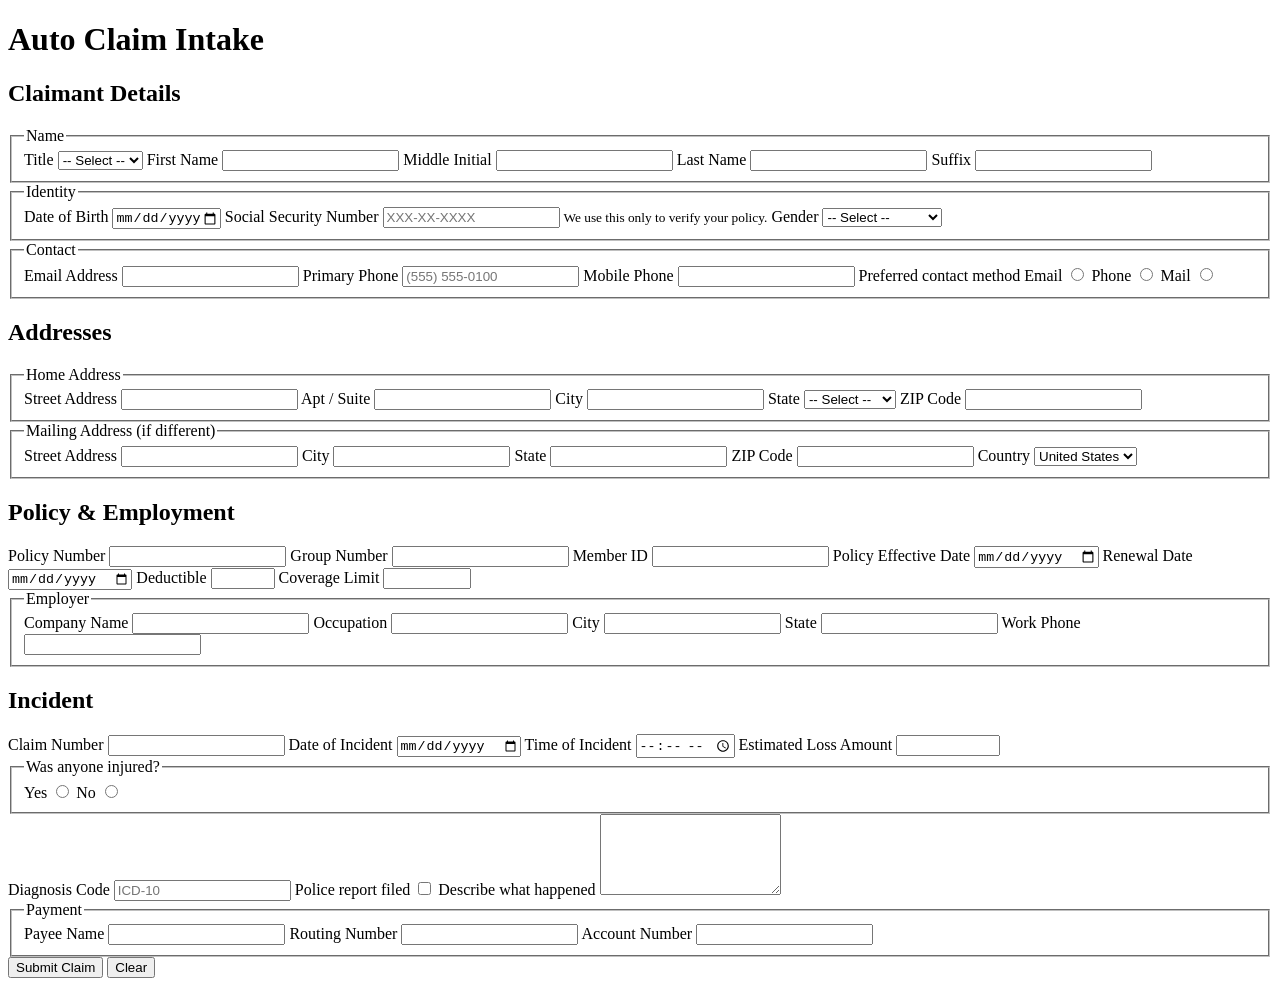
<file: examples/claims_intake.html>
<!DOCTYPE html>
<html lang="en">
<head>
  <meta charset="utf-8">
  <title>Auto Claim Intake</title>
</head>
<body>
<h1>Auto Claim Intake</h1>

<form id="claim-intake" method="post" action="/claims">

  <!-- ================= Screen 1 ================= -->
  <section class="screen" id="claimant" data-screen="claimant">
    <h2>Claimant Details</h2>

    <fieldset>
      <legend>Name</legend>
      <label for="prefix">Title</label>
      <select id="prefix" name="prefix">
        <option value="">-- Select --</option>
        <option value="Mr.">Mr.</option>
        <option value="Ms.">Ms.</option>
        <option value="Mrs.">Mrs.</option>
        <option value="Dr.">Dr.</option>
        <option value="Mx.">Mx.</option>
      </select>

      <label for="fname">First Name</label>
      <input type="text" id="fname" name="first_name" autocomplete="given-name"
             maxlength="40" required>

      <label for="mi">Middle Initial</label>
      <input type="text" id="mi" name="middle_initial" maxlength="1">

      <label for="lname">Last Name</label>
      <input type="text" id="lname" name="last_name" autocomplete="family-name"
             maxlength="40" required>

      <label for="suffix">Suffix</label>
      <input type="text" id="suffix" name="suffix" maxlength="6">
    </fieldset>

    <fieldset>
      <legend>Identity</legend>
      <label for="dob">Date of Birth</label>
      <input type="date" id="dob" name="date_of_birth" required
             min="1920-01-01" max="2008-12-31">

      <label for="ssn">Social Security Number</label>
      <input type="text" id="ssn" name="ssn" placeholder="XXX-XX-XXXX"
             pattern="\d{3}-\d{2}-\d{4}" required
             aria-describedby="ssn-help">
      <small id="ssn-help">We use this only to verify your policy.</small>

      <label for="gender">Gender</label>
      <select id="gender" name="gender">
        <option value="">-- Select --</option>
        <option value="Female">Female</option>
        <option value="Male">Male</option>
        <option value="Non-binary">Non-binary</option>
        <option value="Prefer not to say">Prefer not to say</option>
      </select>
    </fieldset>

    <fieldset>
      <legend>Contact</legend>
      <label for="email">Email Address</label>
      <input type="email" id="email" name="email" autocomplete="email"
             maxlength="80" required>

      <label for="phone">Primary Phone</label>
      <input type="tel" id="phone" name="phone" placeholder="(555) 555-0100" required>

      <label for="mobile">Mobile Phone</label>
      <input type="tel" id="mobile" name="mobile_phone">

      <span>Preferred contact method</span>
      <label for="pref-email">Email</label>
      <input type="radio" id="pref-email" name="preferred_contact" value="email" required>
      <label for="pref-phone">Phone</label>
      <input type="radio" id="pref-phone" name="preferred_contact" value="phone">
      <label for="pref-mail">Mail</label>
      <input type="radio" id="pref-mail" name="preferred_contact" value="mail">
    </fieldset>
  </section>

  <!-- ================= Screen 2 ================= -->
  <section class="screen" id="addresses" data-screen="addresses">
    <h2>Addresses</h2>

    <fieldset data-group="home">
      <legend>Home Address</legend>
      <label for="home-street">Street Address</label>
      <input type="text" id="home-street" name="home_street"
             autocomplete="address-line1" maxlength="60" required>

      <label for="home-apt">Apt / Suite</label>
      <input type="text" id="home-apt" name="home_address_line2"
             autocomplete="address-line2" maxlength="20">

      <label for="home-city">City</label>
      <input type="text" id="home-city" name="home_city"
             autocomplete="address-level2" maxlength="40" required>

      <label for="home-state">State</label>
      <select id="home-state" name="home_state" autocomplete="address-level1" required>
        <option value="">-- Select --</option>
        <option value="AZ">Arizona</option>
        <option value="CA">California</option>
        <option value="CO">Colorado</option>
        <option value="FL">Florida</option>
        <option value="IL">Illinois</option>
        <option value="NY">New York</option>
        <option value="TX">Texas</option>
        <option value="WA">Washington</option>
      </select>

      <label for="home-zip">ZIP Code</label>
      <input type="text" id="home-zip" name="home_postal_code"
             autocomplete="postal-code" maxlength="10" pattern="\d{5}(-\d{4})?" required>
    </fieldset>

    <fieldset data-group="mailing">
      <legend>Mailing Address (if different)</legend>
      <label for="mail-street">Street Address</label>
      <input type="text" id="mail-street" name="mailing_street" maxlength="60">

      <label for="mail-city">City</label>
      <input type="text" id="mail-city" name="mailing_city" maxlength="40">

      <label for="mail-state">State</label>
      <input type="text" id="mail-state" name="mailing_state" maxlength="2">

      <label for="mail-zip">ZIP Code</label>
      <input type="text" id="mail-zip" name="mailing_postal_code" maxlength="5">

      <label for="mail-country">Country</label>
      <select id="mail-country" name="mailing_country">
        <option value="US">United States</option>
        <option value="CA">Canada</option>
        <option value="MX">Mexico</option>
      </select>
    </fieldset>
  </section>

  <!-- ================= Screen 3 ================= -->
  <section class="screen" id="policy" data-screen="policy">
    <h2>Policy &amp; Employment</h2>

    <label for="policy-no">Policy Number</label>
    <input type="text" id="policy-no" name="policy_number" maxlength="20" required>

    <label for="group-no">Group Number</label>
    <input type="text" id="group-no" name="group_number" maxlength="12">

    <label for="member-id">Member ID</label>
    <input type="text" id="member-id" name="member_id" maxlength="16" required>

    <label for="effective">Policy Effective Date</label>
    <input type="date" id="effective" name="effective_date" required>

    <label for="renewal">Renewal Date</label>
    <input type="date" id="renewal" name="renewal_date">

    <label for="deductible">Deductible</label>
    <input type="number" id="deductible" name="deductible_amount"
           min="0" max="5000" step="50" required>

    <label for="coverage">Coverage Limit</label>
    <input type="number" id="coverage" name="coverage_limit"
           min="10000" max="1000000" step="10000">

    <fieldset data-group="employer">
      <legend>Employer</legend>
      <label for="employer">Company Name</label>
      <input type="text" id="employer" name="employer_company"
             autocomplete="organization" maxlength="60">

      <label for="job">Occupation</label>
      <input type="text" id="job" name="employer_job_title" maxlength="50">

      <label for="emp-city">City</label>
      <input type="text" id="emp-city" name="employer_city" maxlength="40">

      <label for="emp-state">State</label>
      <input type="text" id="emp-state" name="employer_state" maxlength="2">

      <label for="emp-phone">Work Phone</label>
      <input type="tel" id="emp-phone" name="employer_phone">
    </fieldset>
  </section>

  <!-- ================= Screen 4 ================= -->
  <section class="screen" id="incident" data-screen="incident">
    <h2>Incident</h2>

    <label for="claim-no">Claim Number</label>
    <input type="text" id="claim-no" name="claim_number" maxlength="16" readonly>

    <label for="incident-date">Date of Incident</label>
    <input type="date" id="incident-date" name="incident_date" required>

    <label for="incident-time">Time of Incident</label>
    <input type="time" id="incident-time" name="incident_time">

    <label for="loss-amount">Estimated Loss Amount</label>
    <input type="number" id="loss-amount" name="loss_amount"
           min="100" max="250000" step="0.01" required>

    <fieldset>
      <legend>Was anyone injured?</legend>
      <label for="injury-yes">Yes</label>
      <input type="radio" id="injury-yes" name="injury_reported" value="Yes" required>
      <label for="injury-no">No</label>
      <input type="radio" id="injury-no" name="injury_reported" value="No">
    </fieldset>

    <label for="diagnosis">Diagnosis Code</label>
    <input type="text" id="diagnosis" name="diagnosis_code" maxlength="10"
           placeholder="ICD-10">

    <label for="police">Police report filed</label>
    <input type="checkbox" id="police" name="police_report_filed" value="yes">

    <label for="description">Describe what happened</label>
    <textarea id="description" name="incident_description"
              rows="5" minlength="20" maxlength="500" required></textarea>

    <fieldset data-group="payee">
      <legend>Payment</legend>
      <label for="payee-name">Payee Name</label>
      <input type="text" id="payee-name" name="payee_full_name" maxlength="80" required>

      <label for="routing">Routing Number</label>
      <input type="text" id="routing" name="payee_routing_number"
             maxlength="9" pattern="\d{9}" required>

      <label for="account">Account Number</label>
      <input type="text" id="account" name="payee_account_number" maxlength="17" required>
    </fieldset>

    <button type="submit">Submit Claim</button>
    <button type="reset">Clear</button>
  </section>

</form>
</body>
</html>
</file>
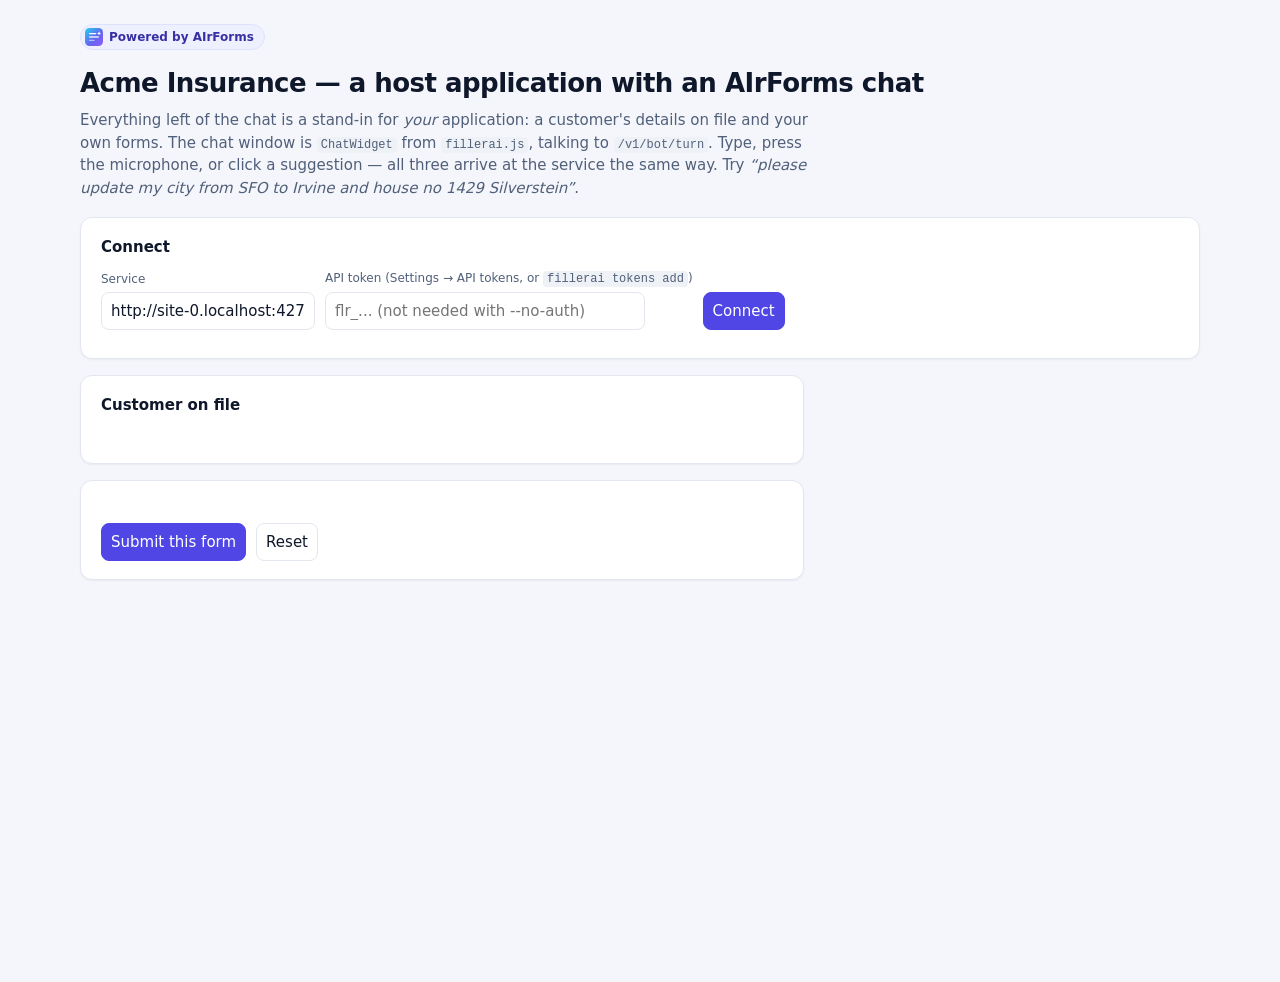
<file: fillerai/web/static/client/chat.html>
<!doctype html>
<html lang="en">
<head>
<meta charset="utf-8">
<meta name="viewport" content="width=device-width, initial-scale=1">
<link rel="icon" href="data:image/svg+xml,%3Csvg xmlns='http://www.w3.org/2000/svg' viewBox='0 0 32 32'%3E%3Cdefs%3E%3ClinearGradient id='g' x1='0' y1='0' x2='1' y2='1'%3E%3Cstop offset='0' stop-color='%2322d3ee'/%3E%3Cstop offset='.55' stop-color='%236366f1'/%3E%3Cstop offset='1' stop-color='%238b5cf6'/%3E%3C/linearGradient%3E%3C/defs%3E%3Crect width='32' height='32' rx='8' fill='url%28%23g%29'/%3E%3Crect x='7' y='8.7' width='13' height='2.6' rx='1.3' fill='white'/%3E%3Crect x='7' y='14.7' width='18' height='2.6' rx='1.3' fill='white' opacity='.85'/%3E%3Crect x='7' y='20.7' width='10' height='2.6' rx='1.3' fill='white' opacity='.55'/%3E%3Cpath d='M25 5.6l1.1 2.8 2.8 1.1-2.8 1.1L25 13.4l-1.1-2.8-2.8-1.1 2.8-1.1z' fill='white'/%3E%3C/svg%3E">
<title>AIrForms chat demo</title>
<link rel="stylesheet" href="./fillerai-chat.css">
<style>
  :root {
    --ink: #0f172a; --dim: #51607a; --line: #e2e7ef; --bg: #f4f6fb;
    --card: #ffffff; --accent: #4f46e5; --good: #0d8a52; --fill: #eef0ff;
  }
  * { box-sizing: border-box; }
  body {
    margin: 0; padding: 24px 16px 48px; background: var(--bg); color: var(--ink);
    font: 15px/1.5 "Inter", system-ui, -apple-system, BlinkMacSystemFont, "Segoe UI", Roboto, sans-serif;
    -webkit-font-smoothing: antialiased;
  }
  .wrap { max-width: 1120px; margin: 0 auto; }
  h1 { font-size: 26px; margin: 0 0 6px; letter-spacing: -0.02em; }
  h2 { font-size: 15px; margin: 0 0 10px; }
  .lede { color: var(--dim); margin: 0 0 18px; max-width: 78ch; }
  .card { background: var(--card); border: 1px solid var(--line); border-radius: 12px;
          padding: 18px 20px; margin-bottom: 16px; box-shadow: 0 1px 2px rgb(15 23 42 / .05); }
  .row { display: flex; gap: 10px; flex-wrap: wrap; align-items: flex-end; }
  label { display: block; font-size: 12px; color: var(--dim); margin-bottom: 4px; }
  input, select, button { font: inherit; padding: 7px 9px; border: 1px solid var(--line);
                          border-radius: 8px; background: #fff; color: inherit; }
  button { background: var(--accent); color: #fff; border-color: var(--accent); cursor: pointer; }
  button.quiet { background: #fff; color: var(--ink); border-color: var(--line); }
  .note { font-size: 12px; color: var(--dim); }
  .error { color: #b02033; }
  code { background: #eef1f6; padding: 1px 4px; border-radius: 4px; font-size: 12px; }
  .app { display: grid; grid-template-columns: 1fr 380px; gap: 16px; align-items: start; }
  @media (max-width: 860px) { .app { grid-template-columns: 1fr; } }
  #chat { height: 560px; position: sticky; top: 16px; }
  .onfile { display: grid; grid-template-columns: 140px 1fr; gap: 2px 10px; font-size: 14px; }
  .onfile dt { color: var(--dim); }
  .onfile dd { margin: 0; }
  .onfile dd.just { color: var(--good); font-weight: 600; }
  .tabs { display: flex; gap: 6px; margin-bottom: 12px; }
  .tabs button { background: #fff; color: var(--ink); border-color: var(--line); }
  .tabs button.on { background: var(--ink); color: #fff; border-color: var(--ink); }
  .grid { display: grid; grid-template-columns: repeat(auto-fill, minmax(210px, 1fr)); gap: 10px; }
  .field input, .field select { width: 100%; }
  .field .was { font-size: 11px; color: var(--dim); min-height: 14px; }
  .from-chat { background: var(--fill); border-color: #c7c9fb; }
  .banner { font-size: 13px; padding: 8px 10px; border-radius: 6px; background: #e8f6ee;
            color: #0b5d38; margin-bottom: 10px; }
  input:focus, select:focus { outline: none; border-color: var(--accent); box-shadow: 0 0 0 3px rgb(79 70 229 / .2); }
  button { font-weight: 500; }
  /* Whose client this is: the page is somebody else's application, and the
     badge says what it is borrowing. */
  .powered { display: inline-flex; align-items: center; gap: 6px; margin-bottom: 14px;
             padding: 3px 10px 3px 4px; border-radius: 99px; font-size: 12px; font-weight: 600;
             color: #3730a3; background: #eef0ff; border: 1px solid #dfe2ff; }
  .powered svg { width: 18px; height: 18px; }
</style>
</head>
<body>
<div class="wrap">
  <span class="powered"><svg viewBox="0 0 32 32" aria-hidden="true"><defs><linearGradient id="afMini" x1="0" y1="0" x2="1" y2="1"><stop offset="0" stop-color="#22d3ee"/><stop offset=".55" stop-color="#6366f1"/><stop offset="1" stop-color="#8b5cf6"/></linearGradient></defs><rect width="32" height="32" rx="8" fill="url(#afMini)"/><rect x="7" y="8.7" width="13" height="2.6" rx="1.3" fill="#fff"/><rect x="7" y="14.7" width="18" height="2.6" rx="1.3" fill="#fff" opacity=".85"/><rect x="7" y="20.7" width="10" height="2.6" rx="1.3" fill="#fff" opacity=".55"/><path d="M25 5.6l1.1 2.8 2.8 1.1-2.8 1.1L25 13.4l-1.1-2.8-2.8-1.1 2.8-1.1z" fill="#fff"/></svg> Powered by AIrForms</span>
  <h1>Acme Insurance &mdash; a host application with an AIrForms chat</h1>
  <p class="lede">
    Everything left of the chat is a stand-in for <em>your</em> application:
    a customer's details on file and your own forms. The chat window is
    <code>ChatWidget</code> from <code>fillerai.js</code>, talking to
    <code>/v1/bot/turn</code>. Type, press the microphone, or click a
    suggestion &mdash; all three arrive at the service the same way. Try
    <em>&ldquo;please update my city from SFO to Irvine and house no 1429 Silverstein&rdquo;</em>.
  </p>

  <div class="card" id="connectCard">
    <h2>Connect</h2>
    <div class="row">
      <div><label for="base">Service</label><input id="base"></div>
      <div><label for="token">API token <span class="note">(Settings &rarr; API tokens, or <code>fillerai tokens add</code>)</span></label>
        <input id="token" placeholder="flr_... (not needed with --no-auth)" style="min-width: 320px"></div>
      <button id="connect">Connect</button>
    </div>
    <p id="status" class="note" style="margin: 10px 0 0"></p>
  </div>

  <div class="app" id="app" hidden>
    <div>
      <div class="card">
        <h2>Customer on file</h2>
        <dl class="onfile" id="onfile"></dl>
      </div>
      <div class="card">
        <div class="tabs" id="tabs"></div>
        <div id="banner" class="banner" hidden></div>
        <form id="form" autocomplete="off"><div class="grid" id="fields"></div></form>
        <div class="row" style="margin-top: 12px">
          <button id="submitForm" type="button">Submit this form</button>
          <button id="resetForm" type="button" class="quiet">Reset</button>
        </div>
      </div>
    </div>
    <div id="chat"></div>
  </div>
</div>

<script type="module">
import { AIrForms, BotChat, ChatWidget } from "./fillerai.js";

const $ = (id) => document.getElementById(id);
$("base").value = location.origin;

// The host's own record for this customer. In a real application this is
// your database; the chat only ever sees it as context.current.
const customer = {
  street_address: "55 Market St", unit: "", city: "San Francisco", state: "CA",
  postal_code: "94105", country: "US",
  policy_number: "PA-1048822", full_name: "Jordan Lee", email: "jordan.lee@example.com",
};
const justChanged = new Set();
let templates = [];
let shown = null;
let refs = 1000;
let chat = null;

function say(text, bad = false) {
  $("status").textContent = text;
  $("status").className = bad ? "note error" : "note";
}

$("connect").addEventListener("click", async () => {
  const client = new AIrForms({ baseUrl: $("base").value, token: $("token").value.trim() });
  try {
    const listed = await client.templates();
    if (!listed.templates.length) {
      say("Connected, but there are no bot templates in this library yet. "
          + "Add the starters on the Bots tab of AIrForms, or `fillerai bot add --starter address_change`.", true);
      return;
    }
    templates = await Promise.all(listed.templates.map((t) => client.template(t.key)
      .then((r) => r.template)));
  } catch (error) {
    say(error.message, true);
    return;
  }
  say(`Connected. ${templates.length} template(s): ${templates.map((t) => t.name).join(", ")}.`);
  $("app").hidden = false;
  drawOnFile();
  drawTabs();
  show(templates[0].key);

  chat = new BotChat(client, {
    current: () => ({ ...customer }),
    onEffect: async (effect, chat) => {
      if (effect.type === "fill_form") {
        show(effect.template);
        fill(effect.values, effect.changes);
        banner("The chat filled this in. Check it, then submit it below.");
        await chat.report("filled");
      } else if (effect.type === "submit") {
        const reference = commit(effect.values);
        await chat.report("submitted", { reference });
      }
    },
  });
  new ChatWidget($("chat"), chat, {
    title: "Acme support",
    onReset: () => show(shown.key),
    greeting: `Hi ${customer.full_name.split(" ")[0]}! I can help with `
      + templates.map((t) => t.name.toLowerCase()).join(" or ") + ".",
  });
});

function drawOnFile() {
  const labels = {};
  for (const t of templates) for (const f of t.fields) labels[f.name] = f.label;
  $("onfile").innerHTML = Object.entries(customer).map(([k, v]) =>
    `<dt>${esc(labels[k] || k)}</dt><dd class="${justChanged.has(k) ? "just" : ""}">${esc(v || "—")}</dd>`).join("");
}

function drawTabs() {
  $("tabs").innerHTML = "";
  for (const t of templates) {
    const b = document.createElement("button");
    b.type = "button";
    b.textContent = t.name;
    b.dataset.key = t.key;
    b.addEventListener("click", () => show(t.key));
    $("tabs").append(b);
  }
}

function show(key) {
  shown = templates.find((t) => t.key === key) || templates[0];
  for (const b of $("tabs").children) b.classList.toggle("on", b.dataset.key === shown.key);
  $("banner").hidden = true;
  $("fields").innerHTML = shown.fields.map((f) => {
    const control = f.options && f.options.length
      ? `<select name="${f.name}"><option value=""></option>`
        + f.options.map((o) => `<option>${esc(o)}</option>`).join("") + "</select>"
      : `<input name="${f.name}">`;
    return `<div class="field"><label>${esc(f.label)}${f.required ? " *" : ""}</label>`
         + `${control}<div class="was" data-for="${f.name}"></div></div>`;
  }).join("");
  // Your form starts from what is on file, as a real edit form would.
  for (const f of shown.fields) {
    const el = $("form").elements[f.name];
    if (el) el.value = customer[f.name] || "";
  }
}

function fill(values, changes) {
  for (const [name, value] of Object.entries(values)) {
    const el = $("form").elements[name];
    if (!el) continue;
    el.value = value;
    if (changes[name]) {
      el.classList.add("from-chat");
      document.querySelector(`.was[data-for="${name}"]`).textContent =
        `was ${changes[name].before || "empty"}`;
    }
  }
}

function commit(values) {
  justChanged.clear();
  for (const [k, v] of Object.entries(values)) {
    if (customer[k] !== v) justChanged.add(k);
    customer[k] = v;
  }
  drawOnFile();
  show(shown.key);
  refs += 1;
  const reference = `ACME-${refs}`;
  banner(`Submitted, reference ${reference}.`);
  return reference;
}

function banner(text) {
  $("banner").textContent = text;
  $("banner").hidden = false;
}

$("submitForm").addEventListener("click", () => {
  const values = {};
  for (const f of shown.fields) values[f.name] = $("form").elements[f.name].value;
  const reference = commit(values);
  // A form the chat handed over closes the chat when it goes in by hand.
  const status = chat && chat.last ? chat.last.conversation.status : null;
  if (status === "handed_off") chat.report("submitted", { reference }).catch(() => {});
});
$("resetForm").addEventListener("click", () => show(shown.key));

function esc(text) {
  return String(text == null ? "" : text).replace(/[&<>"]/g,
    (c) => ({ "&": "&amp;", "<": "&lt;", ">": "&gt;", '"': "&quot;" }[c]));
}
</script>
</body>
</html>
</file>
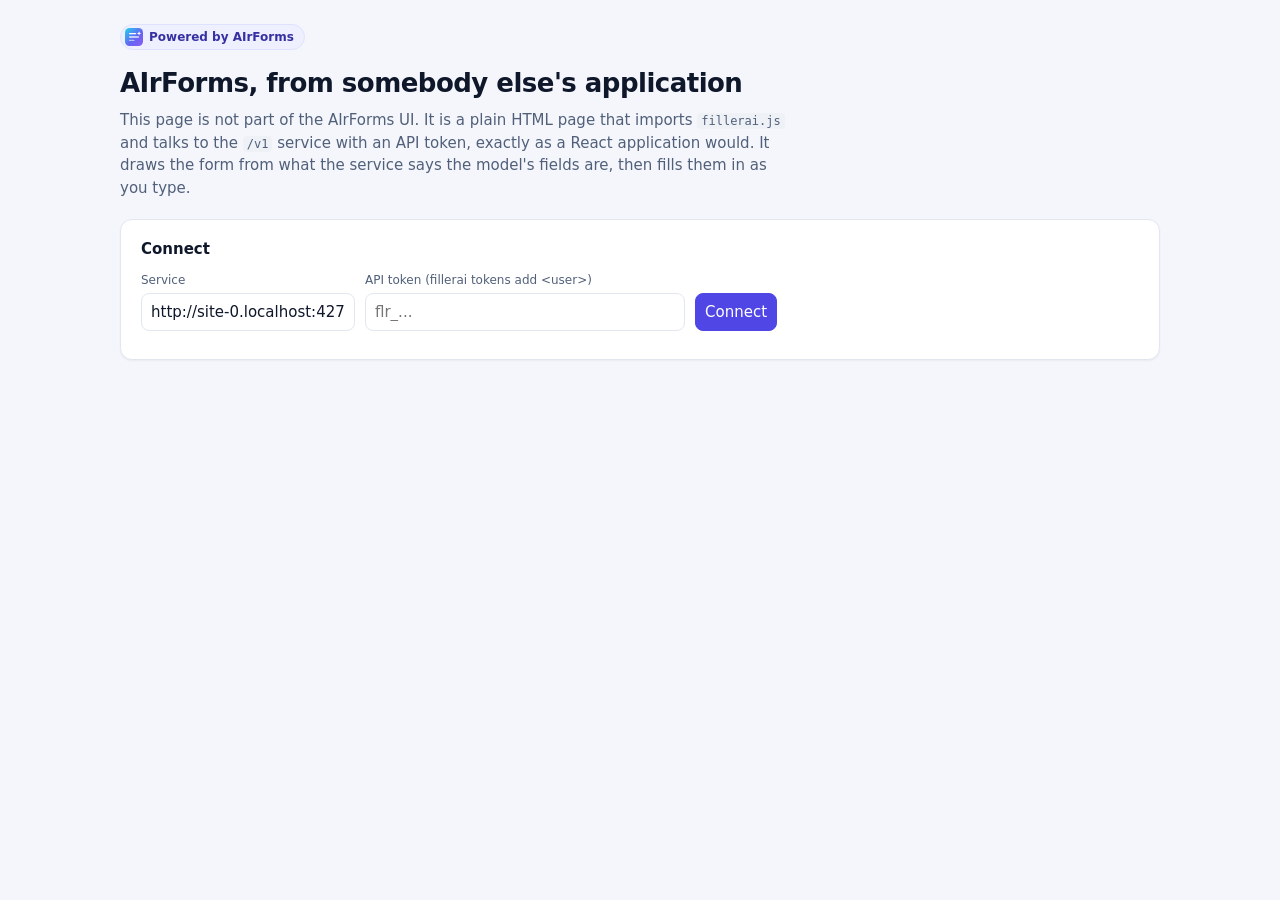
<file: fillerai/web/static/client/demo.html>
<!doctype html>
<html lang="en">
<head>
<meta charset="utf-8">
<meta name="viewport" content="width=device-width, initial-scale=1">
<link rel="icon" href="data:image/svg+xml,%3Csvg xmlns='http://www.w3.org/2000/svg' viewBox='0 0 32 32'%3E%3Cdefs%3E%3ClinearGradient id='g' x1='0' y1='0' x2='1' y2='1'%3E%3Cstop offset='0' stop-color='%2322d3ee'/%3E%3Cstop offset='.55' stop-color='%236366f1'/%3E%3Cstop offset='1' stop-color='%238b5cf6'/%3E%3C/linearGradient%3E%3C/defs%3E%3Crect width='32' height='32' rx='8' fill='url%28%23g%29'/%3E%3Crect x='7' y='8.7' width='13' height='2.6' rx='1.3' fill='white'/%3E%3Crect x='7' y='14.7' width='18' height='2.6' rx='1.3' fill='white' opacity='.85'/%3E%3Crect x='7' y='20.7' width='10' height='2.6' rx='1.3' fill='white' opacity='.55'/%3E%3Cpath d='M25 5.6l1.1 2.8 2.8 1.1-2.8 1.1L25 13.4l-1.1-2.8-2.8-1.1 2.8-1.1z' fill='white'/%3E%3C/svg%3E">
<title>AIrForms integration demo</title>
<style>
  :root {
    --ink: #0f172a; --dim: #51607a; --line: #e2e7ef; --bg: #f4f6fb;
    --card: #ffffff; --accent: #4f46e5; --good: #0d8a52; --warn: #a8630a;
    --fill: #eef0ff;
  }
  * { box-sizing: border-box; }
  body {
    margin: 0; padding: 24px 16px 64px; background: var(--bg); color: var(--ink);
    font: 15px/1.5 "Inter", system-ui, -apple-system, BlinkMacSystemFont, "Segoe UI", Roboto, sans-serif;
    -webkit-font-smoothing: antialiased;
  }
  .wrap { max-width: 1040px; margin: 0 auto; }
  h1 { font-size: 26px; margin: 0 0 6px; letter-spacing: -0.02em; }
  .lede { color: var(--dim); margin: 0 0 20px; max-width: 70ch; }
  .card {
    background: var(--card); border: 1px solid var(--line); border-radius: 12px;
    padding: 18px 20px; margin-bottom: 16px; box-shadow: 0 1px 2px rgb(15 23 42 / .05);
  }
  .row { display: flex; gap: 10px; flex-wrap: wrap; align-items: flex-end; }
  label { display: block; font-size: 12px; color: var(--dim); margin-bottom: 4px; }
  input, select, button {
    font: inherit; padding: 7px 9px; border: 1px solid var(--line);
    border-radius: 8px; background: #fff; color: inherit;
  }
  input, select { min-width: 200px; }
  button {
    background: var(--accent); color: #fff; border-color: var(--accent);
    cursor: pointer;
  }
  button.quiet { background: #fff; color: var(--ink); border-color: var(--line); }
  .grid {
    display: grid; grid-template-columns: repeat(auto-fill, minmax(230px, 1fr));
    gap: 12px;
  }
  .field input, .field select { width: 100%; min-width: 0; }
  .field .why { font-size: 11px; color: var(--dim); margin-top: 3px; min-height: 14px; }
  .fillerai-filled { background: var(--fill); border-color: #c7c9fb; }
  .ask { border-left: 3px solid var(--accent); padding-left: 8px; }
  .tally { display: flex; gap: 18px; flex-wrap: wrap; margin-top: 10px; }
  .tally b { font-size: 20px; display: block; }
  .tally span { font-size: 12px; color: var(--dim); }
  .error { color: #b02033; }
  .note { font-size: 12px; color: var(--dim); }
  code { background: #eef1f6; padding: 1px 4px; border-radius: 4px; font-size: 12px; }
  h2 { font-size: 15px; margin: 0 0 10px; }
  input:focus, select:focus { outline: none; border-color: var(--accent); box-shadow: 0 0 0 3px rgb(79 70 229 / .2); }
  button { font-weight: 500; }
  /* Whose client this is: the page is somebody else's application, and the
     badge says what it is borrowing. */
  .powered { display: inline-flex; align-items: center; gap: 6px; margin-bottom: 14px;
             padding: 3px 10px 3px 4px; border-radius: 99px; font-size: 12px; font-weight: 600;
             color: #3730a3; background: #eef0ff; border: 1px solid #dfe2ff; }
  .powered svg { width: 18px; height: 18px; }
</style>
</head>
<body>
<div class="wrap">
  <span class="powered"><svg viewBox="0 0 32 32" aria-hidden="true"><defs><linearGradient id="afMini" x1="0" y1="0" x2="1" y2="1"><stop offset="0" stop-color="#22d3ee"/><stop offset=".55" stop-color="#6366f1"/><stop offset="1" stop-color="#8b5cf6"/></linearGradient></defs><rect width="32" height="32" rx="8" fill="url(#afMini)"/><rect x="7" y="8.7" width="13" height="2.6" rx="1.3" fill="#fff"/><rect x="7" y="14.7" width="18" height="2.6" rx="1.3" fill="#fff" opacity=".85"/><rect x="7" y="20.7" width="10" height="2.6" rx="1.3" fill="#fff" opacity=".55"/><path d="M25 5.6l1.1 2.8 2.8 1.1-2.8 1.1L25 13.4l-1.1-2.8-2.8-1.1 2.8-1.1z" fill="#fff"/></svg> Powered by AIrForms</span>
  <h1>AIrForms, from somebody else's application</h1>
  <p class="lede">
    This page is not part of the AIrForms UI. It is a plain HTML page that
    imports <code>fillerai.js</code> and talks to the <code>/v1</code> service
    with an API token, exactly as a React application would. It draws the form
    from what the service says the model's fields are, then fills them in as
    you type.
  </p>

  <div class="card">
    <h2>Connect</h2>
    <div class="row">
      <div>
        <label for="base">Service</label>
        <input id="base" value="">
      </div>
      <div>
        <label for="token">API token <span class="note">(fillerai tokens add &lt;user&gt;)</span></label>
        <input id="token" placeholder="flr_..." style="min-width: 320px">
      </div>
      <button id="connect">Connect</button>
    </div>
    <p id="status" class="note" style="margin: 10px 0 0"></p>
  </div>

  <div class="card" id="pick" hidden>
    <h2>Model</h2>
    <div class="row">
      <div>
        <label for="model">Trained model</label>
        <select id="model"></select>
      </div>
      <div>
        <label for="threshold">Confidence to accept</label>
        <input id="threshold" type="number" min="0" max="1" step="0.05" value="0.7">
      </div>
      <button id="load">Draw the form</button>
      <button id="clear" class="quiet" type="button">Clear</button>
    </div>
  </div>

  <div class="card" id="panel" hidden>
    <h2 id="formTitle">Form</h2>
    <p class="note" id="askNote"></p>
    <form id="form" autocomplete="off"><div class="grid" id="fields"></div></form>
    <div class="tally">
      <div><b id="nTyped">0</b><span>typed by you</span></div>
      <div><b id="nFilled">0</b><span>filled by the model</span></div>
      <div><b id="nLeft">0</b><span>still empty</span></div>
    </div>
  </div>
</div>

<script type="module">
import { AIrForms } from "./fillerai.js";

const $ = (id) => document.getElementById(id);
$("base").value = location.origin;

let client = null;
let binder = null;
let described = null;

function say(text, bad = false) {
  $("status").textContent = text;
  $("status").className = bad ? "note error" : "note";
}

$("connect").addEventListener("click", async () => {
  client = new AIrForms({ baseUrl: $("base").value, token: $("token").value.trim() });
  try {
    const health = await client.health();
    const { models } = await client.models();
    if (!models.length) {
      say(`Connected to AIrForms ${health.version}, but this token's library `
          + "has no trained models in it yet.", true);
      return;
    }
    $("model").innerHTML = models
      .map((m) => `<option value="${m.id}">${m.form} &mdash; ${m.name}`
                + ` (${m.algorithm}, ${m.trained_on} records)</option>`)
      .join("");
    $("pick").hidden = false;
    say(`Connected to AIrForms ${health.version}. ${models.length} model(s) available.`);
  } catch (error) {
    say(error.message, true);
  }
});

$("load").addEventListener("click", async () => {
  if (binder) binder.stop();
  try {
    described = await client.model($("model").value);
  } catch (error) {
    say(error.message, true);
    return;
  }
  drawForm(described);
  binder = await client.bind($("form"), described.model.id, {
    threshold: Number($("threshold").value),
    onSuggest: showWhy,
    onError: (error) => say(error.message, true),
  });
  $("panel").hidden = false;
  say(`${described.model.form}: ${described.fields.length} fields, `
      + `${described.model.algorithm}, trained on ${described.model.trained_on} records.`);
});

$("clear").addEventListener("click", () => {
  if (!binder) return;
  $("form").reset();
  binder.reset();
  document.querySelectorAll(".why").forEach((el) => (el.textContent = ""));
  count();
});

function drawForm(described) {
  const ask = new Set(described.ask_first || []);
  $("formTitle").textContent = described.model.form;
  $("askNote").textContent = ask.size
    ? `The service suggests asking for these first: ${[...ask].join(", ")}.`
    : "";
  $("fields").innerHTML = described.fields.map((f) => {
    const control = (f.options && f.options.length)
      ? `<select name="${f.name}"><option value=""></option>`
        + f.options.map((o) => `<option value="${esc(o.value)}">${esc(o.label)}</option>`).join("")
        + "</select>"
      : `<input name="${f.name}" placeholder="${esc(f.placeholder || "")}">`;
    return `<div class="field ${ask.has(f.name) ? "ask" : ""}">`
         + `<label for="${f.name}">${esc(f.label)}`
         + `<span class="note"> &middot; ${f.how}</span></label>`
         + control
         + `<div class="why" data-for="${f.name}"></div></div>`;
  }).join("");
}

function showWhy(answer) {
  const byField = new Map(answer.suggestions.map((s) => [s.field, s]));
  document.querySelectorAll(".why").forEach((el) => {
    const found = byField.get(el.dataset.for);
    if (!found || !found.accepted) { el.textContent = ""; return; }
    const pct = Math.round(found.confidence * 100);
    el.textContent = `${pct}% · ${(found.because || [])[0] || found.basis}`;
  });
  count();
}

function count() {
  if (!binder) return;
  $("nTyped").textContent = binder.typed.size;
  $("nFilled").textContent = binder.suggested.size;
  $("nLeft").textContent = described.fields.length - binder.typed.size - binder.suggested.size;
}

function esc(text) {
  return String(text == null ? "" : text).replace(/[&<>"]/g,
    (c) => ({ "&": "&amp;", "<": "&lt;", ">": "&gt;", '"': "&quot;" }[c]));
}
</script>
</body>
</html>
</file>
<file: fillerai/web/static/client/fillerai-chat.css>
/* Default look for ChatWidget from fillerai.js. Optional: every class is
   prefixed fai- so a host can restyle it or leave this file out entirely.
   The colours are custom properties on .fai-chat, so a host usually only
   needs to set --fai-you (its own brand colour) to make the chat its own. */
.fai-chat {
  --fai-ink: #0f172a; --fai-dim: #5b667c; --fai-line: #e2e7ef;
  --fai-bg: #ffffff; --fai-you: #4f46e5; --fai-you-text: #ffffff; --fai-bot: #f1f4f9;
  --fai-new: #0f7b52; --fai-need: #9a5b00;
  display: flex; flex-direction: column; height: 100%; min-height: 360px;
  background: var(--fai-bg); color: var(--fai-ink);
  border: 1px solid var(--fai-line); border-radius: 14px; overflow: hidden;
  font: 14px/1.45 "Inter", system-ui, -apple-system, BlinkMacSystemFont, "Segoe UI", Roboto, sans-serif;
}
.fai-head { display: flex; align-items: center; gap: 8px; padding: 10px 14px;
            border-bottom: 1px solid var(--fai-line); font-weight: 600; }
/* A presence dot: the assistant is there. */
.fai-head::before {
  content: ""; width: 8px; height: 8px; flex: none; border-radius: 50%;
  background: #22c55e; box-shadow: 0 0 0 3px rgb(34 197 94 / 0.18);
}
.fai-title { flex: 1; min-width: 0; overflow: hidden; text-overflow: ellipsis; white-space: nowrap; }
.fai-reset {
  font: inherit; font-size: 12px; font-weight: 500; padding: 4px 11px; border-radius: 14px;
  cursor: pointer; border: 1px solid var(--fai-line); background: var(--fai-bg); color: var(--fai-dim);
}
.fai-reset:hover { color: var(--fai-ink); border-color: var(--fai-dim); }
/* min-height: 0 is what lets the log scroll: a flex child otherwise grows to
   fit every message and the box around it clips the newest ones. */
.fai-log { flex: 1; min-height: 0; overflow-y: auto; overscroll-behavior: contain; padding: 14px; display: flex; flex-direction: column; gap: 8px; }
.fai-msg { max-width: 85%; padding: 8px 12px; border-radius: 16px; white-space: pre-wrap; }
.fai-bot { align-self: flex-start; background: var(--fai-bot); border-bottom-left-radius: 5px; }
.fai-you { align-self: flex-end; background: var(--fai-you); color: var(--fai-you-text); border-bottom-right-radius: 5px; }
.fai-you.fai-spoken::before { content: "\1F3A4  "; }
.fai-you.fai-clicked { background: var(--fai-bg); color: var(--fai-you); border: 1px solid var(--fai-you); }
.fai-error { color: #b42318; }
.fai-card { align-self: stretch; border: 1px solid var(--fai-line); border-radius: 12px; padding: 8px 10px; background: var(--fai-bg); }
.fai-diff { width: 100%; border-collapse: collapse; font-size: 13px; }
.fai-diff th, .fai-diff td { text-align: left; padding: 4px 6px; vertical-align: top; }
.fai-diff tr:first-child th { font-size: 11px; color: var(--fai-dim); font-weight: 600; text-transform: uppercase; letter-spacing: 0.05em; }
.fai-diff tr > th:first-child { color: var(--fai-dim); font-weight: 500; white-space: nowrap; }
.fai-before { color: var(--fai-dim); text-decoration: line-through; }
.fai-changed .fai-after { color: var(--fai-new); font-weight: 600; }
.fai-missing .fai-before, .fai-outdated .fai-before { text-decoration: none; }
.fai-missing .fai-after, .fai-outdated .fai-after { color: var(--fai-need); font-weight: 600; }
.fai-outdated .fai-before { text-decoration: line-through; }
.fai-actions { display: flex; flex-wrap: wrap; gap: 6px; padding: 0 14px 10px; }
.fai-actions:empty { display: none; }
.fai-action {
  font: inherit; font-size: 13px; font-weight: 500; padding: 5px 12px; border-radius: 16px; cursor: pointer;
  border: 1px solid var(--fai-you); background: var(--fai-bg); color: var(--fai-you);
}
.fai-action:hover { background: var(--fai-bot); }
.fai-action.is-primary { background: var(--fai-you); color: var(--fai-you-text); }
.fai-action.fai-cancel { border-color: var(--fai-line); color: var(--fai-dim); }
.fai-bar { display: flex; gap: 6px; padding: 10px 12px; border-top: 1px solid var(--fai-line); }
.fai-input {
  flex: 1; min-width: 0; font: inherit; padding: 8px 12px; color: var(--fai-ink);
  background: var(--fai-bg); border: 1px solid var(--fai-line); border-radius: 20px;
}
.fai-input:focus { outline: none; border-color: var(--fai-you); box-shadow: 0 0 0 3px color-mix(in srgb, var(--fai-you) 22%, transparent); }
.fai-mic, .fai-send {
  font: inherit; padding: 6px 13px; border-radius: 20px; cursor: pointer;
  border: 1px solid var(--fai-line); background: var(--fai-bg); color: var(--fai-ink);
}
.fai-send { background: var(--fai-you); color: var(--fai-you-text); border-color: var(--fai-you); font-weight: 500; }
.fai-mic.is-unavailable { opacity: .45; }
.fai-mic.is-listening { background: #fde8ea; border-color: #e0475a; animation: fai-pulse 1s infinite; }
@keyframes fai-pulse { 50% { box-shadow: 0 0 0 4px rgba(224, 71, 90, .2); } }
</file>
